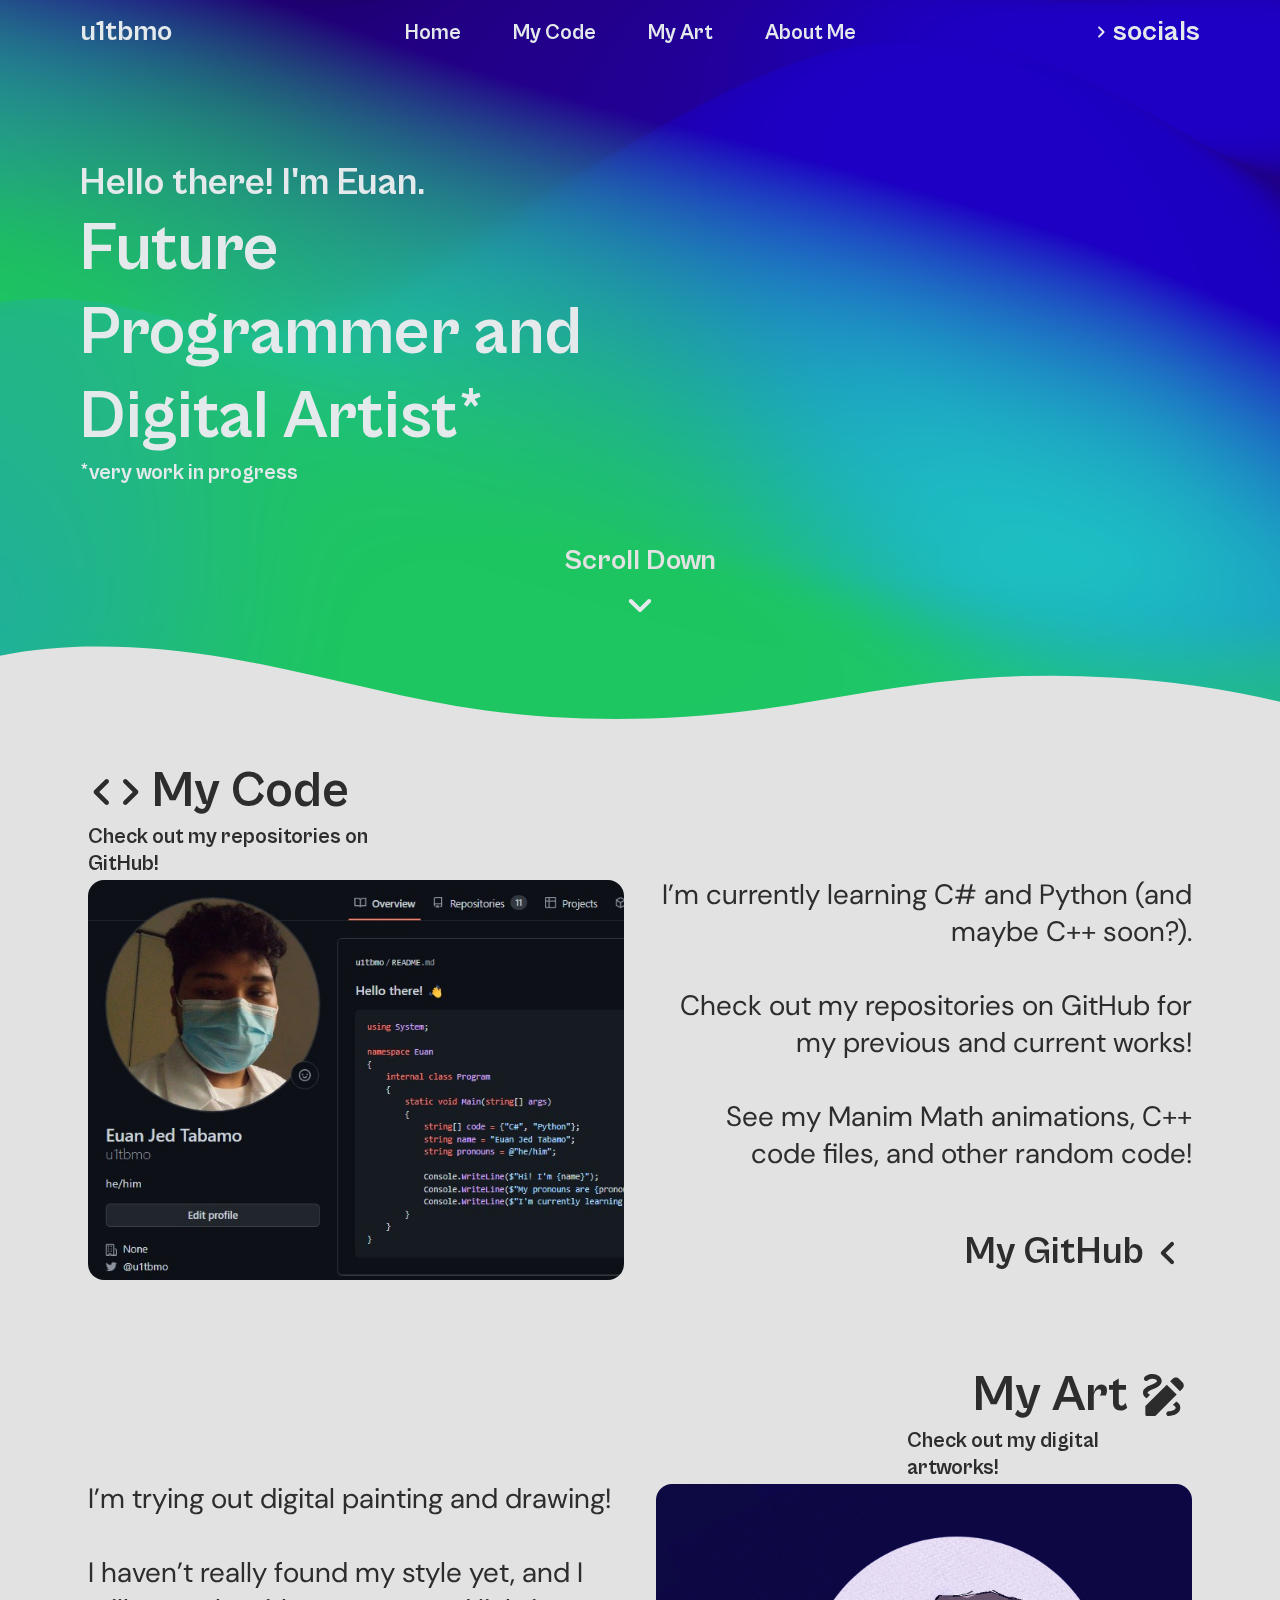
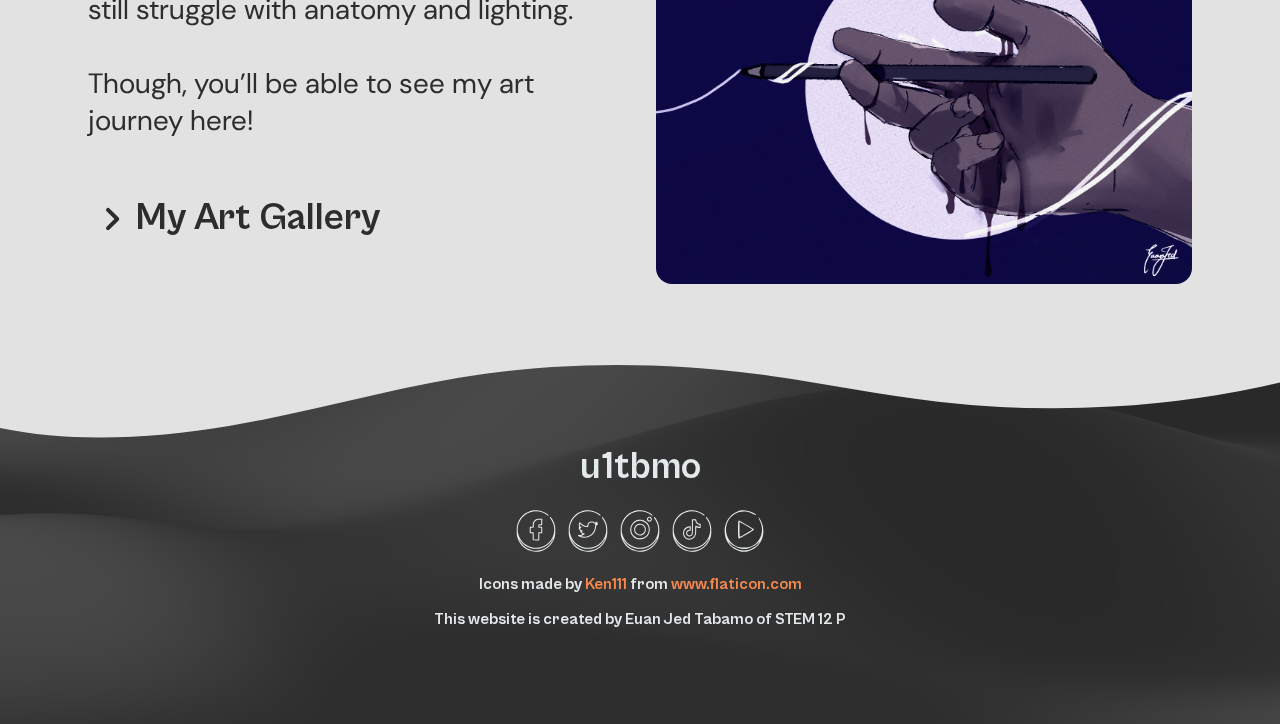
<file: index.html>
<!DOCTYPE html>
<html lang="en">

<head>
    <meta charset="UTF-8">
    <meta http-equiv="X-UA-Compatible" content="IE=edge">
    <meta name="viewport" content="width=device-width, initial-scale=1.0">
    <title>Euan's Personal Website</title>
    <link rel="stylesheet" href="css/main.css">
    <link rel="shortcut icon" href="images/favicon.ico" type="image/x-icon">
</head>

<body>
    <section id="hero-index" class="hero-index">
        <div class="wrapper">
            <div class="content">
                <div class="nav">
                    <div class="wrapper">
                        <div class="logo"><a href="index.html">
                                <h4>u1tbmo</h4>
                            </a></div>
                        <nav>
                            <ul>
                                <li>
                                    <h5><a href="index.html">Home</h5></a>
                                </li>
                                <li>
                                    <h5><a href="https://github.com/u1tbmo">My Code</h5></a>
                                </li>
                                <li>
                                    <h5><a href="myart.html">My Art</h5></a>
                                </li>
                                <li>
                                    <h5><a href="aboutme.html">About Me</h5></a>
                                </li>
                            </ul>
                        </nav>
                        <div class="nav-cta">
                            <a href="https://linktr.ee/u1tbmo" target="_blank" rel="noreferrer noopener">
                                <img src="images/svg/navigate_next_black_24dp.svg" alt="">
                                <h4>socials</h4>
                            </a>
                        </div>
                    </div>
                </div>
                <div class="hero-info">
                    <div class="hero-main">
                        <h3>Hello there! I'm Euan.</h3>
                        <h1>Future Programmer and Digital Artist*</h1>
                        <h5>*very work in progress</h5>
                    </div>
                    <div class="hero-cta">
                        <a href="#my-code">
                            <h4>Scroll Down</h4><br><img src="images/svg/keyboard_arrow_down_black_24dp.svg" alt="">
                        </a>

                    </div>
                </div>
            </div>
            <div class="background">
                <div class="canvas">
                    <canvas id="gradient-canvas-index" data-js-darken-top data-transition-in />
                </div>
                <div class="custom-shape-divider-bottom-1669143587">
                    <svg data-name="Layer 1" xmlns="http://www.w3.org/2000/svg" viewBox="0 0 1200 120"
                        preserveAspectRatio="none">
                        <path
                            d="M321.39,56.44c58-10.79,114.16-30.13,172-41.86,82.39-16.72,168.19-17.73,250.45-.39C823.78,31,906.67,72,985.66,92.83c70.05,18.48,146.53,26.09,214.34,3V0H0V27.35A600.21,600.21,0,0,0,321.39,56.44Z"
                            class="shape-fill"></path>
                    </svg>
                </div>
            </div>
        </div>
    </section>
    <section id="my-code" class="my-code">
        <div class="row">
            <div class="column">
                <div class="full-header">
                    <div class="header">
                        <img src="images/svg/code_black_24dp.svg" alt="Code Icon">
                        <h2>My Code</h2>
                    </div>
                    <h5>Check out my repositories on GitHub!</h5>
                </div>
                <div class="image">
                    <img src="images/u1-github.jpeg" alt="">
                </div>
            </div>
            <div class="column">
                <div class="info">
                    <p>
                        I’m currently learning C# and Python (and maybe C++ soon?). <br> <br>
                        Check out my repositories on GitHub for my previous and current works! <br> <br>
                        See my Manim Math animations, C++ code files, and other random code! <br>
                    </p>
                </div>
                <a class="info-cta" href="https://github.com/u1tbmo">
                    <h3>My GitHub</h3><img src="images/svg/chevron_left_black_24dp.svg" alt="">
                </a>
            </div>
        </div>
    </section>
    <section id="my-art" class="my-art">
        <div class="row">
            <div class="column">
                <div class="info">
                    <p>
                        I’m trying out digital painting and drawing! <br> <br>
                        I haven’t really found my style yet, and I still struggle with anatomy and lighting. <br> <br>
                        Though, you’ll be able to see my art journey here! <br>
                    </p>
                </div>
                <a class="info-cta" href="myart.html">
                    <img src="images/svg/navigate_next_black_24dp.svg" alt="">
                    <h3>My Art Gallery</h3>
                </a>
            </div>
            <div class="column">
                <div class="full-header">
                    <div class="header">
                        <h2>My Art</h2>
                        <img src="images/svg/draw_black_24dp.svg" alt="Draw Icon">
                    </div>
                    <h5>Check out my digital artworks!</h5>
                </div>
                <div class="image">
                    <img src="images/MIL Music Video Thumbnail Artwork.jpg" alt="">
                </div>
            </div>
        </div>
    </section>
    <section id="about-section" class="about-section">
        <div class="wrapper">
            <div class="content">
                <div class="about">
                    <h3>u1tbmo</h3>
                    <ul>
                        <li><a href="https://www.facebook.com/u1tbmo/" target="_blank" rel="noreferrer noopener"><img
                                    src="images/svg/002-facebook.svg" alt="Facebook"></a></li>
                        <li><a href="https://twitter.com/u1tbmo" target="_blank" rel="noreferrer noopener"><img
                                    src="images/svg/003-twitter.svg" alt="Twitter"></a></li>
                        <li><a href="https://www.instagram.com/u1tbmo/" target="_blank" rel="noreferrer noopener"><img
                                    src="images/svg/004-instagram.svg" alt="Instagram"></a></li>
                        <li><a href="https://www.tiktok.com/@u1tbmo" target="_blank" rel="noreferrer noopener"><img
                                    src="images/svg/001-tiktok.svg" alt="TikTok"></a></li>
                        <li><a href="https://www.youtube.com/@euan.u2" target="_blank" rel="noreferrer noopener"><img
                                    src="images/svg/005-youtube.svg" alt="YouTube"></a></li>
                    </ul>
                    <h6>
                        <div class="attribution">Icons made by <a href="https://www.flaticon.com/authors/ken111"
                                title="Ken111" target="_blank" rel="noreferrer noopener">Ken111</a> from <a
                                href="https://www.flaticon.com/" title="Flaticon" target="_blank"
                                rel="noreferrer noopener">www.flaticon.com</a></div>
                    </h6>
                    <h6>This website is created by Euan Jed Tabamo of STEM 12 P</h6>
                </div>
            </div>
            <div class="background">
                <div class="custom-shape-divider-top-1669227445">
                    <svg data-name="Layer 1" xmlns="http://www.w3.org/2000/svg" viewBox="0 0 1200 120"
                        preserveAspectRatio="none">
                        <path
                            d="M321.39,56.44c58-10.79,114.16-30.13,172-41.86,82.39-16.72,168.19-17.73,250.45-.39C823.78,31,906.67,72,985.66,92.83c70.05,18.48,146.53,26.09,214.34,3V0H0V27.35A600.21,600.21,0,0,0,321.39,56.44Z"
                            class="shape-fill"></path>
                    </svg>
                </div>
                <div class="canvas">
                    <canvas id="gradient-canvas-footer" data-transition-in />
                </div>
            </div>
        </div>
    </section>
</body>
<script type="module" src="js/main.js"></script>

</html>
</file>
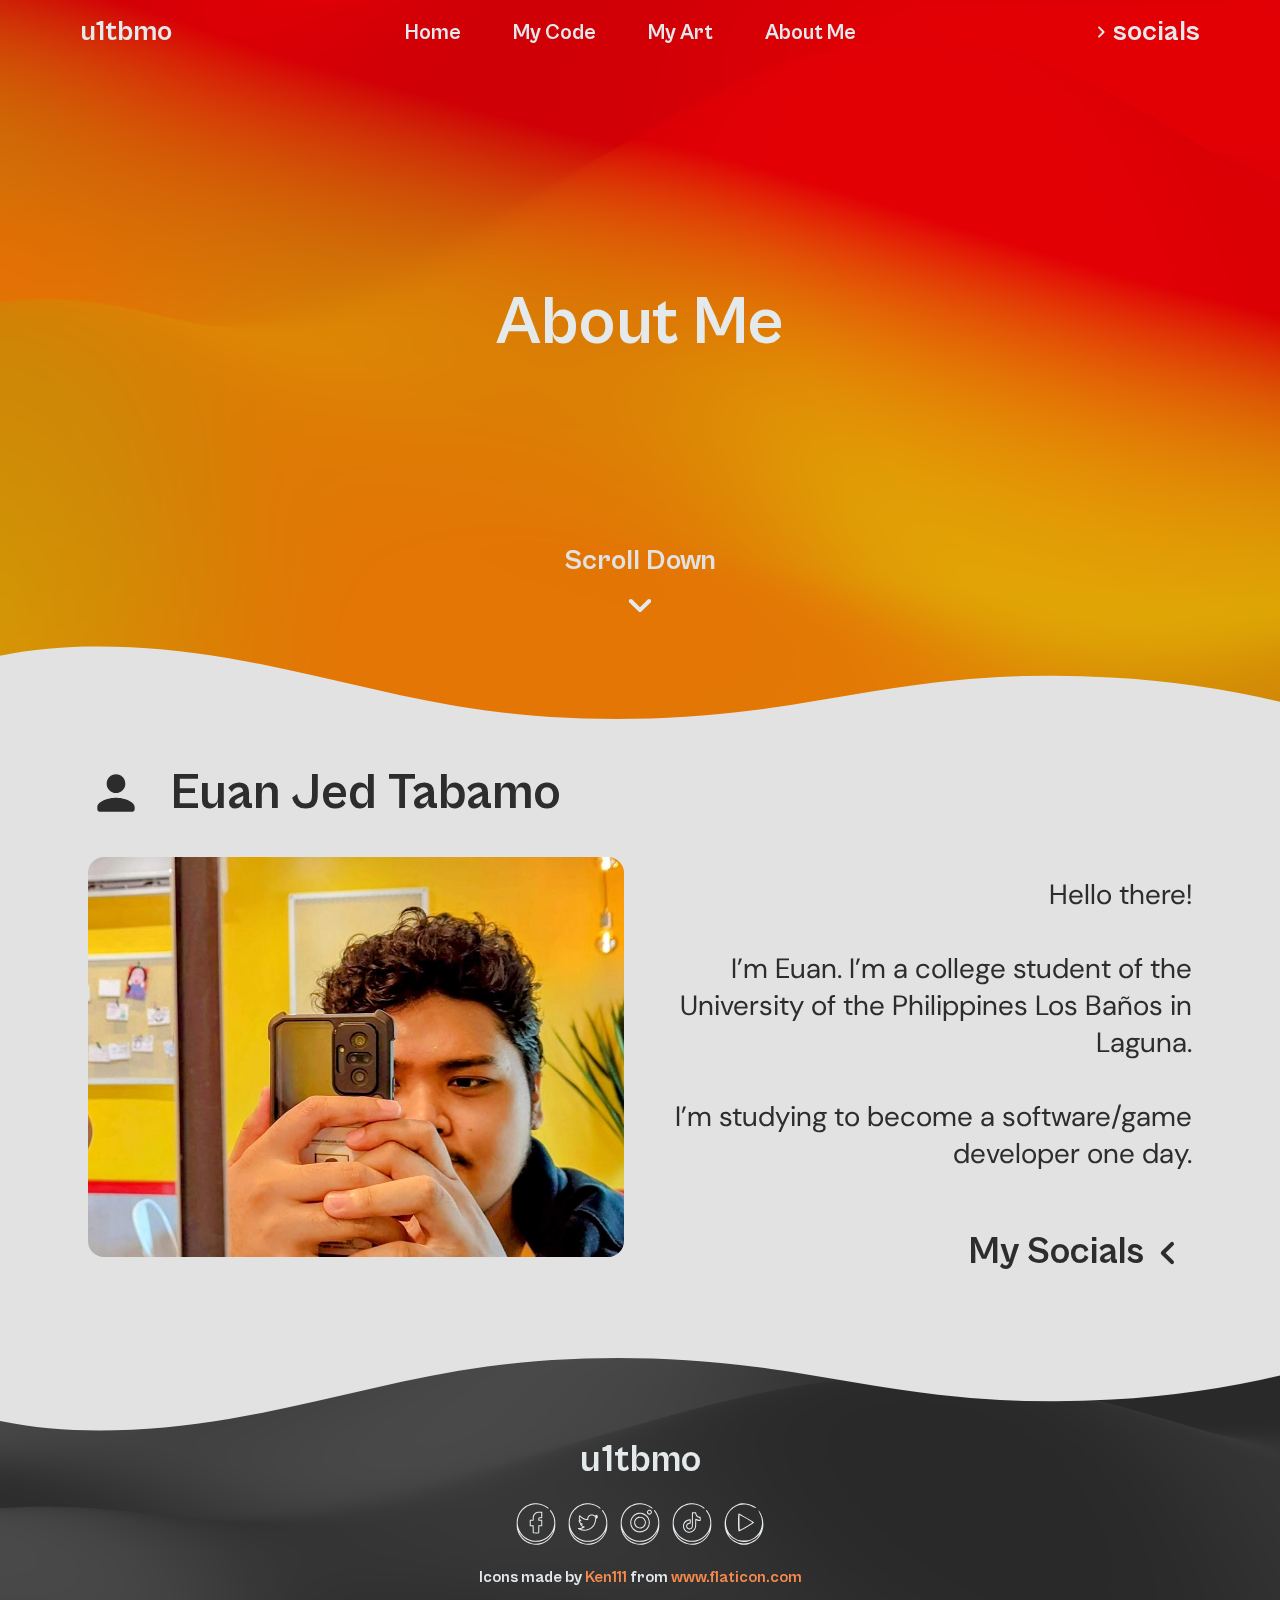
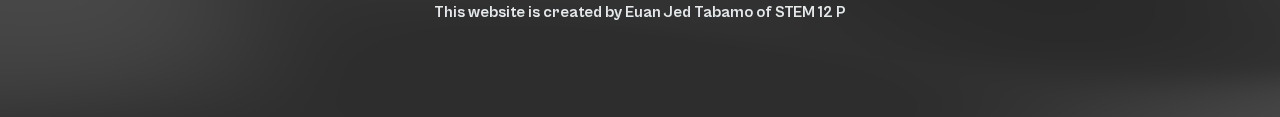
<file: aboutme.html>
<!DOCTYPE html>
<html lang="en">

<head>
    <meta charset="UTF-8">
    <meta http-equiv="X-UA-Compatible" content="IE=edge">
    <meta name="viewport" content="width=device-width, initial-scale=1.0">
    <title>About Me</title>
    <link rel="stylesheet" href="css/main.css">
    <link rel="shortcut icon" href="images/favicon.ico" type="image/x-icon">

</head>

<body>
    <section id="hero-aboutme" class="hero-aboutme">
        <div class="wrapper">
            <div class="content">
                <div class="nav">
                    <div class="wrapper">
                        <div class="logo"><a href="index.html">
                                <h4>u1tbmo</h4>
                            </a></div>
                        <nav>
                            <ul>
                                <li>
                                    <h5><a href="index.html">Home</h5></a>
                                </li>
                                <li>
                                    <h5><a href="https://github.com/u1tbmo">My Code</h5></a>
                                </li>
                                <li>
                                    <h5><a href="myart.html">My Art</h5></a>
                                </li>
                                <li>
                                    <h5><a href="aboutme.html">About Me</h5></a>
                                </li>
                            </ul>
                        </nav>
                        <div class="nav-cta">
                            <a href="https://linktr.ee/u1tbmo" target="_blank" rel="noreferrer noopener">
                                <img src="images/svg/navigate_next_black_24dp.svg" alt="">
                                <h4>socials</h4>
                            </a>
                        </div>
                    </div>
                </div>
                <div class="hero-info">
                    <div class="hero-main">
                        <h1>About Me</h1>
                    </div>
                    <div class="hero-cta">
                        <a href="#euanjed">
                            <h4>Scroll Down</h4><br><img src="images/svg/keyboard_arrow_down_black_24dp.svg" alt="">
                        </a>

                    </div>
                </div>
            </div>
            <div class="background">
                <div class="canvas"><canvas id="gradient-canvas-aboutme" data-js-darken-top data-transition-in /></div>
                <div class="custom-shape-divider-bottom-1670139550">
                    <svg data-name="Layer 1" xmlns="http://www.w3.org/2000/svg" viewBox="0 0 1200 120"
                        preserveAspectRatio="none">
                        <path
                            d="M321.39,56.44c58-10.79,114.16-30.13,172-41.86,82.39-16.72,168.19-17.73,250.45-.39C823.78,31,906.67,72,985.66,92.83c70.05,18.48,146.53,26.09,214.34,3V0H0V27.35A600.21,600.21,0,0,0,321.39,56.44Z"
                            class="shape-fill"></path>
                    </svg>
                </div>
            </div>
        </div>
    </section>
    <section id="euanjed" class="euanjed">
        <div class="row">
            <div class="column">
                <div class="full-header">
                    <div class="header">
                        <img src="images/svg/person_black_24dp.svg" alt="Person Icon">
                        <h2>Euan Jed Tabamo</h2>
                    </div>
                </div>
                <div class="image">
                    <img src="images/IMG_20230809_160048~3.jpg" alt="">
                </div>
            </div>
            <div class="column">
                <div class="info">
                    <p>
                        Hello there! <br><br>
                        I’m Euan. I’m a college student of the University of the Philippines Los Baños in Laguna.
                        <br><br>
                        I’m studying to become a software/game developer one day. <br>
                    </p>
                </div>
                <a class="info-cta" href="https://linktr.ee/u1tbmo" target="_blank" rel="noreferrer noopener">
                    <h3>My Socials</h3><img src="images/svg/chevron_left_black_24dp.svg" alt="">
                </a>
            </div>
        </div>
    </section>
    <section id="about-section" class="about-section">
        <div class="wrapper">
            <div class="content">
                <div class="about">
                    <h3>u1tbmo</h3>
                    <ul>
                        <li><a href="https://www.facebook.com/u1tbmo/" target="_blank" rel="noreferrer noopener"><img
                                    src="images/svg/002-facebook.svg" alt="Facebook"></a></li>
                        <li><a href="https://twitter.com/u1tbmo" target="_blank" rel="noreferrer noopener"><img
                                    src="images/svg/003-twitter.svg" alt="Twitter"></a></li>
                        <li><a href="https://www.instagram.com/u1tbmo/" target="_blank" rel="noreferrer noopener"><img
                                    src="images/svg/004-instagram.svg" alt="Instagram"></a></li>
                        <li><a href="https://www.tiktok.com/@u1tbmo" target="_blank" rel="noreferrer noopener"><img
                                    src="images/svg/001-tiktok.svg" alt="TikTok"></a></li>
                        <li><a href="https://www.youtube.com/@euan.u2" target="_blank" rel="noreferrer noopener"><img
                                    src="images/svg/005-youtube.svg" alt="YouTube"></a></li>
                    </ul>
                    <h6>
                        <div class="attribution">Icons made by <a href="https://www.flaticon.com/authors/ken111"
                                title="Ken111" target="_blank" rel="noreferrer noopener">Ken111</a> from <a
                                href="https://www.flaticon.com/" title="Flaticon" target="_blank"
                                rel="noreferrer noopener">www.flaticon.com</a></div>
                    </h6>
                    <h6>This website is created by Euan Jed Tabamo of STEM 12 P</h6>
                </div>
            </div>
            <div class="background">
                <div class="custom-shape-divider-top-1669227445">
                    <svg data-name="Layer 1" xmlns="http://www.w3.org/2000/svg" viewBox="0 0 1200 120"
                        preserveAspectRatio="none">
                        <path
                            d="M321.39,56.44c58-10.79,114.16-30.13,172-41.86,82.39-16.72,168.19-17.73,250.45-.39C823.78,31,906.67,72,985.66,92.83c70.05,18.48,146.53,26.09,214.34,3V0H0V27.35A600.21,600.21,0,0,0,321.39,56.44Z"
                            class="shape-fill"></path>
                    </svg>
                </div>
                <div class="canvas">
                    <canvas id="gradient-canvas-footer" data-transition-in />
                </div>
            </div>
        </div>
    </section>
</body>
<script type="module" src="js/main.js"></script>

</html>
</file>
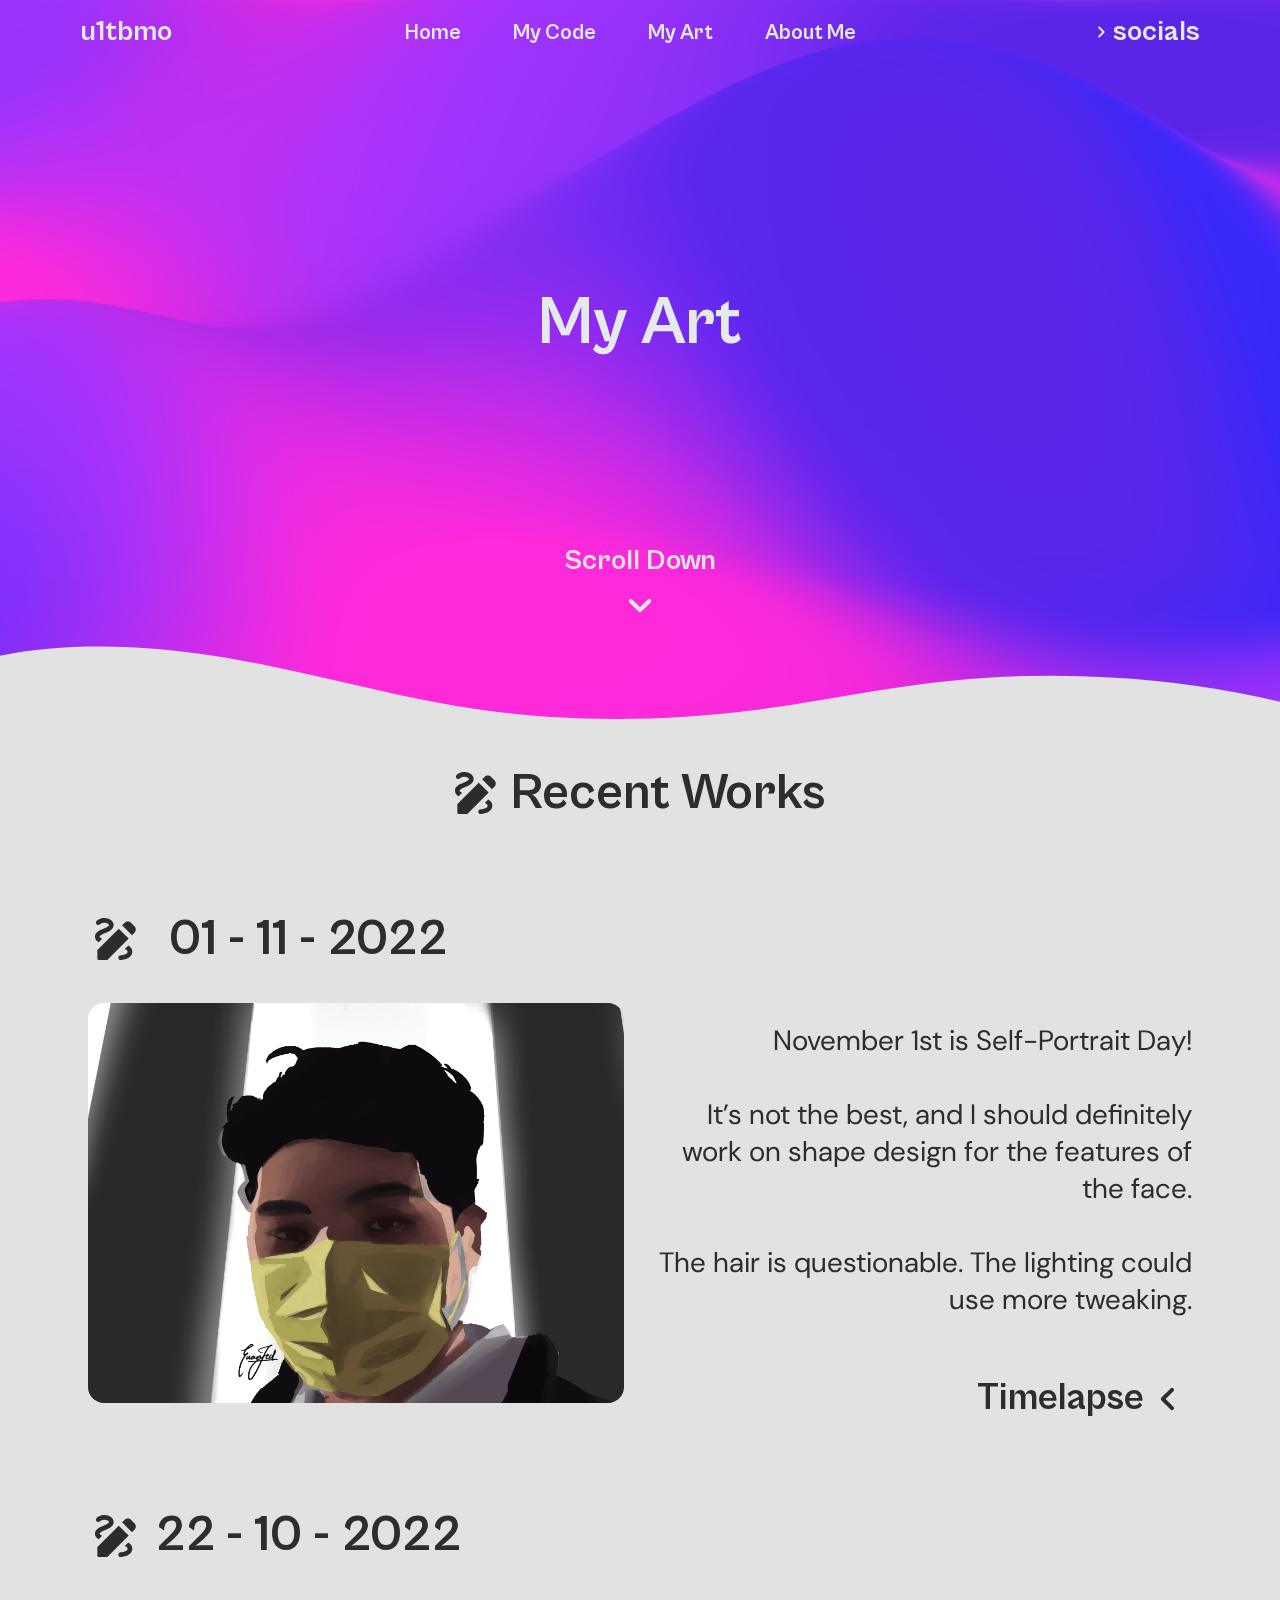
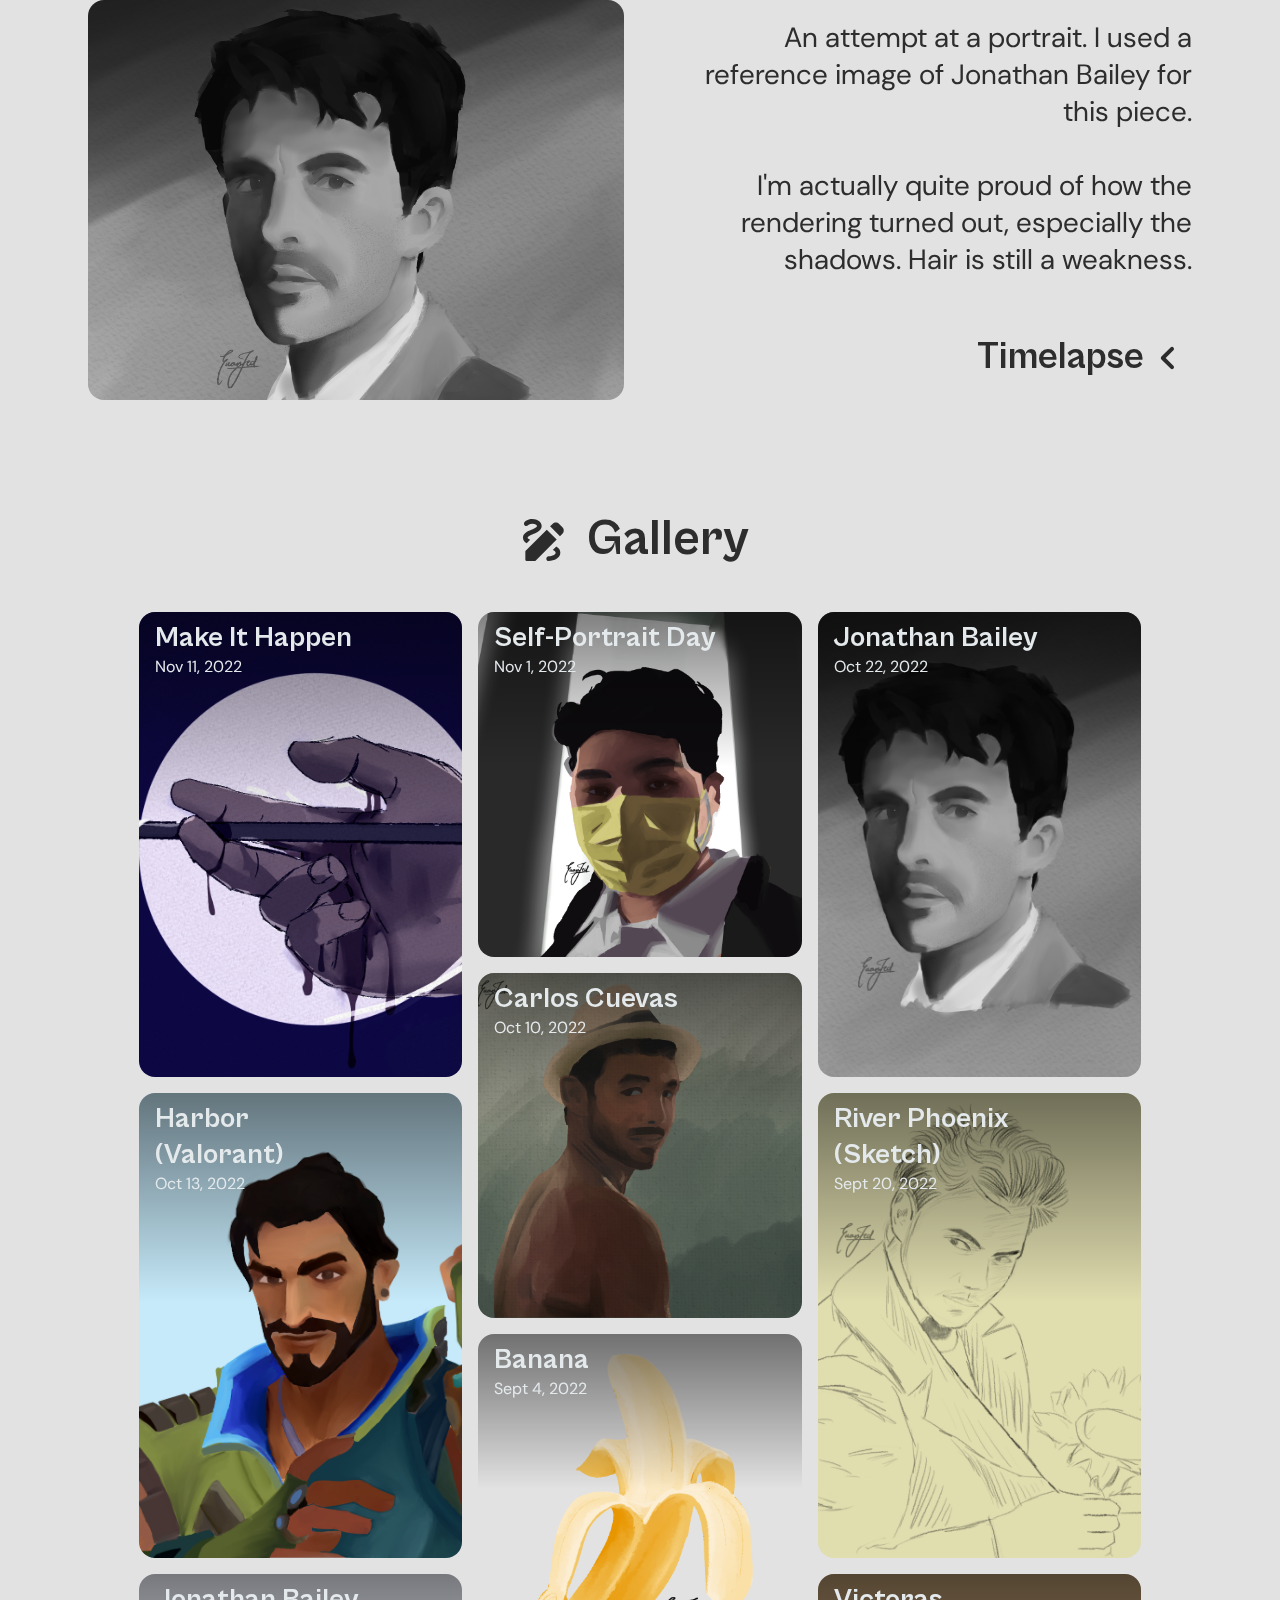
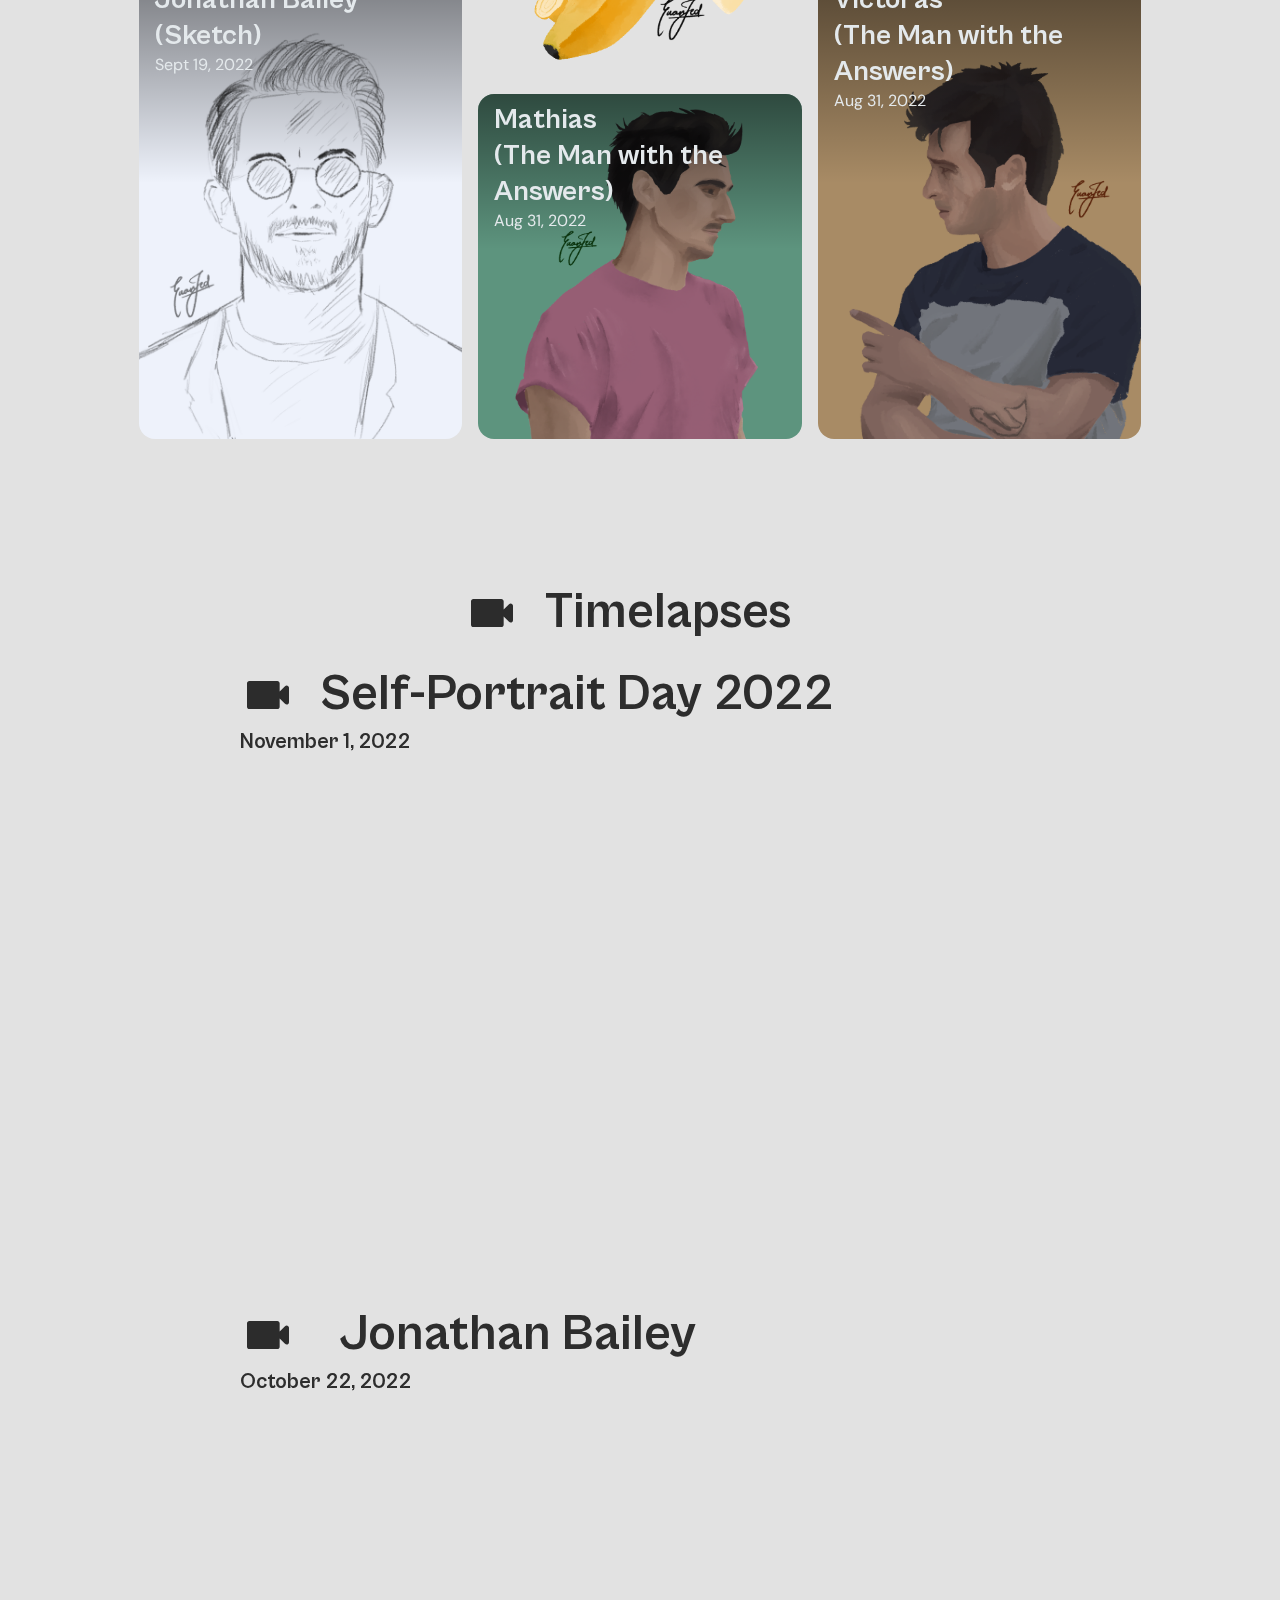
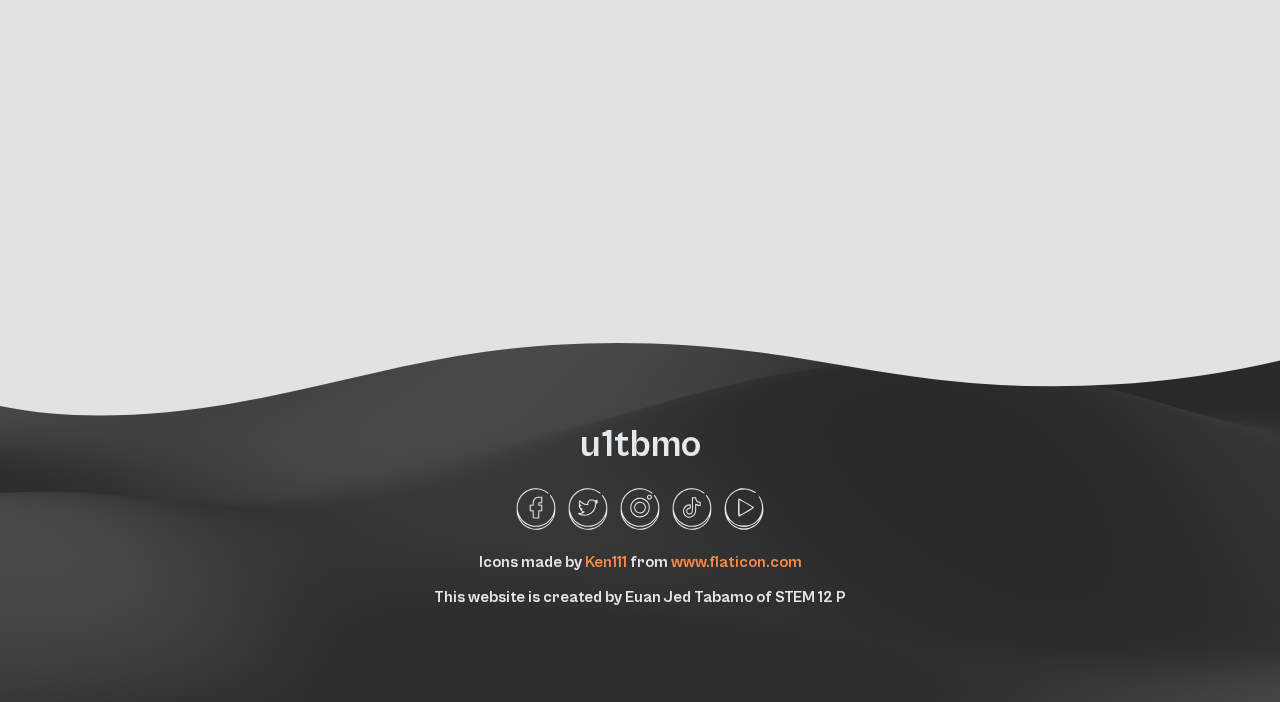
<file: myart.html>
<!DOCTYPE html>
<html lang="en">

<head>
    <meta charset="UTF-8">
    <meta http-equiv="X-UA-Compatible" content="IE=edge">
    <meta name="viewport" content="width=device-width, initial-scale=1.0">
    <title>My Art</title>
    <link rel="stylesheet" href="css/main.css">
    <link rel="shortcut icon" href="images/favicon.ico" type="image/x-icon">

</head>

<body>
    <section id="hero-myart" class="hero-myart">
        <div class="wrapper">
            <div class="content">
                <div class="nav">
                    <div class="wrapper">
                        <div class="logo"><a href="index.html">
                                <h4>u1tbmo</h4>
                            </a></div>
                        <nav>
                            <ul>
                                <li>
                                    <h5><a href="index.html">Home</h5></a>
                                </li>
                                <li>
                                    <h5><a href="https://github.com/u1tbmo">My Code</h5></a>
                                </li>
                                <li>
                                    <h5><a href="myart.html">My Art</h5></a>
                                </li>
                                <li>
                                    <h5><a href="aboutme.html">About Me</h5></a>
                                </li>
                            </ul>
                        </nav>
                        <div class="nav-cta">
                            <a href="https://linktr.ee/u1tbmo" target="_blank" rel="noreferrer noopener">
                                <img src="images/svg/navigate_next_black_24dp.svg" alt="">
                                <h4>socials</h4>
                            </a>
                        </div>
                    </div>
                </div>
                <div class="hero-info">
                    <div class="hero-main">
                        <h1>My Art</h1>
                    </div>
                    <div class="hero-cta">
                        <a href="#art1">
                            <h4>Scroll Down</h4><br><img src="images/svg/keyboard_arrow_down_black_24dp.svg" alt="">
                        </a>
                    </div>
                </div>
            </div>
            <div class="background">
                <div class="canvas">
                    <canvas id="gradient-canvas-myart" data-transition-in />
                </div>
                <div class="custom-shape-divider-bottom-1670139929">
                    <svg data-name="Layer 1" xmlns="http://www.w3.org/2000/svg" viewBox="0 0 1200 120"
                        preserveAspectRatio="none">
                        <path
                            d="M321.39,56.44c58-10.79,114.16-30.13,172-41.86,82.39-16.72,168.19-17.73,250.45-.39C823.78,31,906.67,72,985.66,92.83c70.05,18.48,146.53,26.09,214.34,3V0H0V27.35A600.21,600.21,0,0,0,321.39,56.44Z"
                            class="shape-fill"></path>
                    </svg>
                </div>
            </div>
        </div>
    </section>
    <div class="recent-wrapper">
        <div class="recent-full-header">
            <div class="header">
                <img src="images/svg/draw_black_24dp.svg" alt="Draw Icon">
                <h2>Recent Works</h2>
            </div>
        </div>
    </div>
    <section id="art1" class="art1">
        <div class="row">
            <div class="column">
                <div class="full-header">
                    <div class="header">
                        <img src="images/svg/draw_black_24dp.svg" alt="Draw Icon">
                        <h2>01 - 11 - 2022</h2>
                    </div>
                </div>
                <div class="image">
                    <img src="images/Self-Portrait Day v3.jpg" alt="">
                </div>
            </div>
            <div class="column">
                <div class="info">
                    <p>
                        November 1st is Self-Portrait Day! <br><br>
                        It’s not the best, and I should definitely work on shape design for the features of the face.
                        <br><br>
                        The hair is questionable. The lighting could use more tweaking.
                    </p>
                </div>
                <a class="info-cta" href="#vid1">
                    <h3>Timelapse</h3><img src="images/svg/chevron_left_black_24dp.svg" alt="">
                </a>
            </div>
        </div>
    </section>
    <section id="art2" class="art2">
        <div class="row">
            <div class="column">
                <div class="full-header">
                    <div class="header">
                        <img src="images/svg/draw_black_24dp.svg" alt="Draw Icon">
                        <h2>22 - 10 - 2022</h2>
                    </div>
                </div>
                <div class="image">
                    <img src="images/Jonathan Bailey - 22-10-2022.jpg" alt="">
                </div>
            </div>
            <div class="column">
                <div class="info">
                    <p>
                        An attempt at a portrait. I used a reference image of Jonathan Bailey for this piece.<br><br>
                        I'm actually quite proud of how the rendering turned out, especially the shadows. Hair is still
                        a weakness.
                    </p>
                </div>
                <a class="info-cta" href="#vid2">
                    <h3>Timelapse</h3><img src="images/svg/chevron_left_black_24dp.svg" alt="">
                </a>
            </div>
        </div>
    </section>
    <section id="gallery" class="gallery">
        <div class="wrapper">
            <div class="full-header">
                <div class="header">
                    <img src="images/svg/draw_black_24dp.svg" alt="Draw Icon">
                    <h2>Gallery</h2>
                </div>
            </div>
            <div class="artGallery">
                <div class="box tall">
                    <img src="images/MIL Music Video Thumbnail Artwork.jpg" alt="">
                    <div class="text">
                        <h4>Make It Happen</h4><span class="psmall">Nov 11, 2022</span>
                    </div>
                </div>
                <div class="box short">
                    <img src="images/Self-Portrait Day v3.jpg" alt="">
                    <div class="text">
                        <h4>Self-Portrait Day</h4><span class="psmall">Nov 1, 2022</span>
                    </div>
                </div>
                <div class="box tall">
                    <img src="images/Jonathan Bailey - 22-10-2022.jpg" alt="">
                    <div class="text">
                        <h4>Jonathan Bailey</h4><span class="psmall">Oct 22, 2022</span>
                    </div>
                </div>
                <div class="box short">
                    <img src="images/Carlos Cuevas - 10-10-2022.jpg" alt="">
                    <div class="text">
                        <h4>Carlos Cuevas</h4><span class="psmall">Oct 10, 2022</span>
                    </div>
                </div>
                <div class="box tall">
                    <img src="images/Harbor - 13-10-2022 - 2.jpg" alt="">
                    <div class="text">
                        <h4>Harbor<br>(Valorant)</h4><span class="psmall">Oct 13, 2022</span>
                    </div>
                </div>
                <div class="box tall">
                    <img src="images/RiverPhoenix-20-09-2022.png" alt="">
                    <div class="text">
                        <h4>River Phoenix<br>(Sketch)</h4><span class="psmall">Sept 20, 2022</span>
                    </div>
                </div>
                <div class="box short">
                    <img src="images/FruitTabamo-.png" alt="">
                    <div class="text">
                        <h4>Banana</h4><span class="psmall">Sept 4, 2022</span>
                    </div>
                </div>
                <div class="box tall">
                    <img src="images/JonathanBailey-19-09-2022.png" alt="">
                    <div class="text">
                        <h4>Jonathan Bailey<br>(Sketch)</h4><span class="psmall">Sept 19, 2022</span>
                    </div>
                </div>
                <div class="box tall">
                    <img src="images/Victoras.png" alt="">
                    <div class="text">
                        <h4>Victoras<br>(The Man with the Answers)</h4><span class="psmall">Aug 31, 2022</span>
                    </div>
                </div>
                <div class="box short">
                    <img src="images/Mathias.png" alt="">
                    <div class="text">
                        <h4>Mathias<br>(The Man with the Answers)</h4><span class="psmall">Aug 31, 2022</span>
                    </div>
                </div>
            </div>
        </div>
    </section>

    <section id="timelapses" class="timelapses">
        <div class="wrapper">
            <div class="full-majorheader">
                <div class="majorheader">
                    <img src="images/svg/videocam_black_24dp.svg" alt="Videocam Icon">
                    <h2>Timelapses</h2>
                </div>
            </div>
            <div id="vid1" class="selfportraitday2022">
                <div class="full-header">
                    <div class="header">
                        <img src="images/svg/videocam_black_24dp.svg" alt="Videocam Icon">
                        <h2>Self-Portrait Day 2022</h2>
                    </div>
                    <h5>November 1, 2022</h5>
                </div>
                <div class="video">
                    <iframe
                        src="https://www.youtube-nocookie.com/embed/sicfSziP6wU?modestbranding=1&rel=0&iv_load_policy=3&fs=1"
                        title="A YouTube video" frameborder="0" allowfullscreen></iframe>
                </div>
            </div>
            <div id="vid2" class="jonathanbailey">
                <div class="full-header">
                    <div class="header">
                        <img src="images/svg/videocam_black_24dp.svg" alt="Videocam Icon">
                        <h2>Jonathan Bailey</h2>
                    </div>
                    <h5>October 22, 2022</h5>
                </div>
                <div class="video">
                    <iframe
                        src="https://www.youtube-nocookie.com/embed/aGRxinE9TbY?modestbranding=1&rel=0&iv_load_policy=3&fs=1"
                        title="Jonathan Bailey - 22 - 10 - 2022" frameborder="0" allowfullscreen></iframe>
                </div>
            </div>
        </div>
    </section>

    <section id="about-section" class="about-section">
        <div class="wrapper">
            <div class="content">
                <div class="about">
                    <h3>u1tbmo</h3>
                    <ul>
                        <li><a href="https://www.facebook.com/u1tbmo/" target="_blank" rel="noreferrer noopener"><img
                                    src="images/svg/002-facebook.svg" alt="Facebook"></a></li>
                        <li><a href="https://twitter.com/u1tbmo" target="_blank" rel="noreferrer noopener"><img
                                    src="images/svg/003-twitter.svg" alt="Twitter"></a></li>
                        <li><a href="https://www.instagram.com/u1tbmo/" target="_blank" rel="noreferrer noopener"><img
                                    src="images/svg/004-instagram.svg" alt="Instagram"></a></li>
                        <li><a href="https://www.tiktok.com/@u1tbmo" target="_blank" rel="noreferrer noopener"><img
                                    src="images/svg/001-tiktok.svg" alt="TikTok"></a></li>
                        <li><a href="https://www.youtube.com/@euan.u2" target="_blank" rel="noreferrer noopener"><img
                                    src="images/svg/005-youtube.svg" alt="YouTube"></a></li>
                    </ul>
                    <h6>
                        <div class="attribution">Icons made by <a href="https://www.flaticon.com/authors/ken111"
                                title="Ken111" target="_blank" rel="noreferrer noopener">Ken111</a> from <a
                                href="https://www.flaticon.com/" title="Flaticon" target="_blank"
                                rel="noreferrer noopener">www.flaticon.com</a></div>
                    </h6>
                    <h6>This website is created by Euan Jed Tabamo of STEM 12 P</h6>
                </div>
            </div>
            <div class="background">
                <div class="custom-shape-divider-top-1669227445">
                    <svg data-name="Layer 1" xmlns="http://www.w3.org/2000/svg" viewBox="0 0 1200 120"
                        preserveAspectRatio="none">
                        <path
                            d="M321.39,56.44c58-10.79,114.16-30.13,172-41.86,82.39-16.72,168.19-17.73,250.45-.39C823.78,31,906.67,72,985.66,92.83c70.05,18.48,146.53,26.09,214.34,3V0H0V27.35A600.21,600.21,0,0,0,321.39,56.44Z"
                            class="shape-fill"></path>
                    </svg>
                </div>
                <div class="canvas">
                    <canvas id="gradient-canvas-footer" data-transition-in />
                </div>
            </div>
        </div>
    </section>
</body>
<script type="module" src="js/main.js"></script>

</html>
</file>
<file: css/main.css>
@import url("cabinet-grotesk.css");
@import url("https://fonts.googleapis.com/css2?family=DM+Sans&display=swap");
:root {
  --pure-black: rgba(0, 0, 0, 1);
  --gray1: #4C5B6E;
  --gray2: #A5B7BF;
  --teal1: #417685;
  --teal2: #417D8C;
  --white1: #E4E9EC;
  --white2: #E2E2E2;
  --accent1: #855041;
  --accent2: #F78A4D;
  --smokyblack: #2d2d2d;
  --font-family-body: "DM Sans", sans-serif;
  --font-family-header: "CabinetGrotesk-Bold", sans-serif;
  --font-size-h1: 4.21rem;
  --font-size-h2: 3.16rem;
  --font-size-h3: 2.37rem;
  --font-size-h4: 1.78rem;
  --font-size-h5: 1.33rem;
  --font-size-h6: 1.00rem;
  --font-size-p: 1.75rem;
  --font-size-p-small: 1.00rem;
}

h1,
h2,
h3,
h4,
h5,
h6 {
  font-family: var(--font-family-header);
  margin: auto;
  letter-spacing: 0;
  font-style: normal;
  color: var(--white1);
}

h1 {
  font-size: var(--font-size-h1);
}

h2 {
  font-size: var(--font-size-h2);
}

h3 {
  font-size: var(--font-size-h3);
}

h4 {
  font-size: var(--font-size-h4);
}

h5 {
  font-size: var(--font-size-h5);
}

h6 {
  font-size: var(--font-size-h6);
}

p {
  font-size: var(--font-size-p);
  font-family: var(--font-family-body);
  color: var(--white1);
}

span.psmall {
  font-size: var(--font-size-p-small);
  font-family: var(--font-family-body);
  color: var(--white1);
}

html {
  scroll-behavior: smooth;
}

body {
  background-color: var(--white2);
  min-height: 100%;
  padding: 0;
}

a {
  text-decoration: none;
}

* {
  box-sizing: border-box;
  margin: 0;
  padding: 0;
}

#gradient-canvas-index {
  width: 100%;
  height: 45em;
  --gradient-color-1: #23b684;
  --gradient-color-2: #1b9ec2;
  --gradient-color-3: #1dc660;
  --gradient-color-4: #1dccc3;
}

#gradient-canvas-footer {
  width: 100%;
  height: 22.5em;
  --gradient-color-1: #4d4d4d;
  --gradient-color-2: #363636;
  --gradient-color-3: #2d2d2d;
  --gradient-color-4: #292929;
}

.logo {
  cursor: pointer;
}

section.my-code h1,
section.my-code h2,
section.my-code h3,
section.my-code h4,
section.my-code h5,
section.my-code h6,
section.my-code p,
section.my-code span.psmall,
section.my-art h1,
section.my-art h2,
section.my-art h3,
section.my-art h4,
section.my-art h5,
section.my-art h6,
section.my-art p,
section.my-art span.psmall,
section.euanjed h1,
section.euanjed h2,
section.euanjed h3,
section.euanjed h4,
section.euanjed h5,
section.euanjed h6,
section.euanjed p,
section.euanjed span.psmall,
section.art1 h1,
section.art1 h2,
section.art1 h3,
section.art1 h4,
section.art1 h5,
section.art1 h6,
section.art1 p,
section.art1 span.psmall,
section.art2 h1,
section.art2 h2,
section.art2 h3,
section.art2 h4,
section.art2 h5,
section.art2 h6,
section.art2 p,
section.art2 span.psmall,
section.gallery h1,
section.gallery h2,
section.gallery h3,
section.gallery h4,
section.gallery h5,
section.gallery h6,
section.gallery p,
section.gallery span.psmall,
section.timelapses h1,
section.timelapses h2,
section.timelapses h3,
section.timelapses h4,
section.timelapses h5,
section.timelapses h6,
section.timelapses p,
section.timelapses span.psmall,
.recent-full-header h1,
.recent-full-header h2,
.recent-full-header h3,
.recent-full-header h4,
.recent-full-header h5,
.recent-full-header h6,
.recent-full-header p,
.recent-full-header span.psmall {
  color: var(--smokyblack);
}

.custom-shape-divider-bottom-1669143587 {
  position: absolute;
  bottom: 0;
  left: 0;
  width: 100%;
  overflow: hidden;
  line-height: 0;
  transform: rotate(180deg);
}

.custom-shape-divider-bottom-1669143587 svg {
  position: relative;
  display: block;
  width: calc(100% + 1.3px);
  height: 80px;
}

.custom-shape-divider-bottom-1669143587 .shape-fill {
  fill: var(--white2);
}

.custom-shape-divider-top-1669227445 {
  position: absolute;
  top: 0;
  left: 0;
  width: 100%;
  overflow: hidden;
  line-height: 0;
}

.custom-shape-divider-top-1669227445 svg {
  position: relative;
  display: block;
  width: calc(100% + 1.3px);
  height: 80px;
  transform: rotateY(180deg);
}

.custom-shape-divider-top-1669227445 .shape-fill {
  fill: var(--white2);
}

section.hero-index .wrapper {
  position: relative;
  width: 100%;
  height: 45em;
}
section.hero-index .wrapper .content {
  position: relative;
  z-index: 100;
}
section.hero-index .wrapper .content .nav .wrapper {
  width: 100%;
  height: 4em;
  display: flex;
  justify-content: space-between;
  align-items: center;
  padding: 0.75em 5em;
}
section.hero-index .wrapper .content .nav .wrapper h4 a,
section.hero-index .wrapper .content .nav .wrapper h5 a {
  color: var(--white1);
}
section.hero-index .wrapper .content .nav .wrapper nav li {
  list-style-type: none;
  display: inline-block;
  padding: 0 1.5em;
}
section.hero-index .wrapper .content .nav .wrapper nav li a {
  transition: all 0.3s ease 0s;
}
section.hero-index .wrapper .content .nav .wrapper nav li a:hover {
  transition: all 0.3s ease 0s;
  color: var(--accent2);
}
section.hero-index .wrapper .content .nav .wrapper .nav-cta img {
  width: 1.5rem;
  filter: invert(89%) sepia(5%) saturate(637%) hue-rotate(189deg) brightness(110%) contrast(85%);
}
section.hero-index .wrapper .content .nav .wrapper .nav-cta a {
  transition: all 0.3s ease 0s;
  display: flex;
  align-items: center;
}
section.hero-index .wrapper .content .nav .wrapper .nav-cta a:hover {
  transition: all 0.3s ease 0s;
  display: flex;
  align-items: center;
}
section.hero-index .wrapper .content .nav .wrapper .nav-cta a:hover img {
  transition: all 0.3s ease 0s;
  width: 1.5rem;
  filter: invert(78%) sepia(38%) saturate(5407%) hue-rotate(328deg) brightness(103%) contrast(94%);
}
section.hero-index .wrapper .content .nav .wrapper .nav-cta a:hover h4 {
  transition: all 0.3s ease 0s;
  color: var(--accent2);
}
section.hero-index .wrapper .content .nav .wrapper .logo a {
  transition: all 0.3s ease 0s;
}
section.hero-index .wrapper .content .nav .wrapper .logo a:hover {
  transition: all 0.3s ease 0s;
}
section.hero-index .wrapper .content .nav .wrapper .logo a:hover h4 {
  transition: all 0.3s ease 0s;
  color: var(--accent2);
}
section.hero-index .wrapper .content .hero-info {
  width: 100%;
  height: 41em;
  top: 4em;
  padding: 6em 5em;
}
section.hero-index .wrapper .content .hero-info .hero-main {
  position: relative;
  height: 20.3125em;
  width: 35em;
  text-align: left;
  padding-bottom: 4.8125;
}
section.hero-index .wrapper .content .hero-info .hero-cta {
  transition: all 0.3s ease 0s;
  position: absolute;
  width: 9.75em;
  height: 5.3125em;
  text-align: center;
  left: 0;
  right: 0;
  bottom: 5em;
  margin-left: auto;
  margin-right: auto;
  line-height: 0.8em;
}
section.hero-index .wrapper .content .hero-info .hero-cta a h4 {
  transition: all 0.3s ease 0s;
  color: var(--white2);
}
section.hero-index .wrapper .content .hero-info .hero-cta a img {
  transition: all 0.3s ease 0s;
  height: 3em;
  width: 3em;
  filter: invert(89%) sepia(5%) saturate(637%) hue-rotate(189deg) brightness(110%) contrast(85%);
}
section.hero-index .wrapper .content .hero-info .hero-cta:hover {
  transition: all 0.3s ease 0s;
  position: absolute;
  width: 9.75em;
  height: 5.3125em;
  text-align: center;
  left: 0;
  right: 0;
  bottom: 5em;
  margin-left: auto;
  margin-right: auto;
}
section.hero-index .wrapper .content .hero-info .hero-cta:hover a h4 {
  transition: all 0.3s ease 0s;
  color: var(--accent2);
}
section.hero-index .wrapper .content .hero-info .hero-cta:hover a img {
  transition: all 0.3s ease 0s;
  filter: invert(78%) sepia(38%) saturate(5407%) hue-rotate(328deg) brightness(103%) contrast(94%);
}
section.hero-index .wrapper .background {
  position: absolute;
  top: 0;
  left: 0;
  height: 45em;
  width: 100%;
  z-index: -100;
}

section about p {
  font-size: var(--font-size-p-smallsmall);
  font-family: var(--font-family-body);
  color: var(--white1);
}

section.my-code {
  margin: 2.5em 5em 5em 5em;
  display: flex;
  flex-direction: column;
  align-items: center;
  justify-content: center;
}
section.my-code .row {
  display: flex;
}
section.my-code .column {
  flex: 50%;
  margin: 0 1em;
}
section.my-code .full-header {
  width: 21.94em;
  height: 5.56em;
  margin: 0;
}
section.my-code .full-header .header {
  width: 16.75em;
  height: 3.94em;
  display: flex;
  align-items: center;
  justify-content: space-between;
}
section.my-code .full-header .header h2 {
  text-align: left;
}
section.my-code .full-header .header img {
  vertical-align: middle;
  width: 3.5rem;
  filter: invert(12%) sepia(18%) saturate(0%) hue-rotate(89deg) brightness(98%) contrast(87%);
}
section.my-code .info {
  display: block;
  margin-left: auto;
  padding-top: 7.25em;
  padding-bottom: 3.53125em;
  width: 33.5em;
}
section.my-code .info p {
  text-align: right;
}
section.my-code .info-cta {
  display: flex;
  align-content: center;
  justify-content: flex-end;
  margin: auto;
}
section.my-code .info-cta h3 {
  margin: 0;
}
section.my-code .info-cta img {
  vertical-align: middle;
  width: 3rem;
  filter: invert(12%) sepia(18%) saturate(0%) hue-rotate(89deg) brightness(98%) contrast(87%);
}
section.my-code .image {
  padding-top: 1.9375em;
}
section.my-code .image img {
  width: 33.5em;
  height: 25em;
  -o-object-fit: cover;
     object-fit: cover;
  -o-object-position: 0%;
     object-position: 0%;
  border-radius: 1em;
}

section.my-art {
  margin: 2.5em 5em 5em 5em;
  display: flex;
  flex-direction: column;
  align-items: center;
  justify-content: center;
}
section.my-art .row {
  display: flex;
}
section.my-art .column {
  flex: 50%;
  margin: 0 1em;
}
section.my-art .full-header {
  float: right;
  width: 17.81em;
  height: 5.56em;
  margin: 0;
}
section.my-art .full-header .header {
  float: right;
  width: 14.19em;
  height: 3.94em;
  display: flex;
  align-items: center;
  justify-content: space-between;
}
section.my-art .full-header .header h2 {
  text-align: right;
  vertical-align: middle;
}
section.my-art .full-header .header img {
  width: 3.5rem;
  filter: invert(12%) sepia(18%) saturate(0%) hue-rotate(89deg) brightness(98%) contrast(87%);
}
section.my-art .info {
  padding-top: 7.25em;
  padding-bottom: 3.53125em;
  width: 33.5em;
}
section.my-art .info p {
  text-align: left;
}
section.my-art .info-cta {
  display: flex;
  align-content: center;
  justify-content: flex-start;
  margin: auto;
}
section.my-art .info-cta h3 {
  margin: 0;
}
section.my-art .info-cta img {
  vertical-align: middle;
  width: 3rem;
  filter: invert(12%) sepia(18%) saturate(0%) hue-rotate(89deg) brightness(98%) contrast(87%);
}
section.my-art .image {
  clear: right;
  padding-top: 1.9375em;
}
section.my-art .image img {
  display: block;
  margin-left: auto;
  width: 33.5em;
  height: 25em;
  -o-object-fit: cover;
     object-fit: cover;
  -o-object-position: 100%;
     object-position: 100%;
  border-radius: 1em;
}

section.about-section {
  overflow: hidden;
  margin: 0;
}
section.about-section .wrapper {
  position: relative;
  width: 100%;
  height: 22.5em;
}
section.about-section .wrapper .content {
  padding-top: 5em;
  position: relative;
  z-index: 100;
}
section.about-section .wrapper .content .about {
  display: flex;
  flex-direction: column;
  align-items: center;
  gap: 1em;
}
section.about-section .wrapper .content .about h6 .attribution a {
  color: var(--accent2);
}
section.about-section .wrapper .content .about ul li {
  list-style-type: none;
  display: inline-block;
}
section.about-section .wrapper .content .about ul li img {
  width: 3rem;
  filter: invert(98%) sepia(2%) saturate(416%) hue-rotate(168deg) brightness(96%) contrast(93%);
}
section.about-section .wrapper .background {
  position: absolute;
  bottom: 0;
  left: 0;
  height: 22.5em;
  width: 100%;
  z-index: -100;
}
section.about-section .wrapper .background .canvas {
  height: 100%;
}

#gradient-canvas-aboutme {
  width: 100%;
  height: 45em;
  --gradient-color-1: #cc8506;
  --gradient-color-2: #d9b604;
  --gradient-color-3: #e37605;
  --gradient-color-4: #e3a805;
}

.custom-shape-divider-bottom-1670139550 {
  position: absolute;
  bottom: 0;
  left: 0;
  width: 100%;
  overflow: hidden;
  line-height: 0;
  transform: rotate(180deg);
}

.custom-shape-divider-bottom-1670139550 svg {
  position: relative;
  display: block;
  width: calc(100% + 1.3px);
  height: 80px;
}

.custom-shape-divider-bottom-1670139550 .shape-fill {
  fill: var(--white2);
}

section.hero-aboutme .wrapper {
  position: relative;
  width: 100%;
  height: 45em;
}
section.hero-aboutme .wrapper .content {
  position: relative;
  z-index: 100;
}
section.hero-aboutme .wrapper .content .nav .wrapper {
  width: 100%;
  height: 4em;
  display: flex;
  justify-content: space-between;
  align-items: center;
  padding: 0.75em 5em;
}
section.hero-aboutme .wrapper .content .nav .wrapper h4 a,
section.hero-aboutme .wrapper .content .nav .wrapper h5 a {
  color: var(--white1);
}
section.hero-aboutme .wrapper .content .nav .wrapper nav li {
  list-style-type: none;
  display: inline-block;
  padding: 0 1.5em;
}
section.hero-aboutme .wrapper .content .nav .wrapper nav li a {
  transition: all 0.3s ease 0s;
}
section.hero-aboutme .wrapper .content .nav .wrapper nav li a:hover {
  transition: all 0.3s ease 0s;
  color: var(--accent2);
}
section.hero-aboutme .wrapper .content .nav .wrapper .nav-cta img {
  width: 1.5rem;
  filter: invert(89%) sepia(5%) saturate(637%) hue-rotate(189deg) brightness(110%) contrast(85%);
}
section.hero-aboutme .wrapper .content .nav .wrapper .nav-cta a {
  transition: all 0.3s ease 0s;
  display: flex;
  align-items: center;
}
section.hero-aboutme .wrapper .content .nav .wrapper .nav-cta a:hover {
  transition: all 0.3s ease 0s;
  display: flex;
  align-items: center;
}
section.hero-aboutme .wrapper .content .nav .wrapper .nav-cta a:hover img {
  transition: all 0.3s ease 0s;
  width: 1.5rem;
  filter: invert(78%) sepia(38%) saturate(5407%) hue-rotate(328deg) brightness(103%) contrast(94%);
}
section.hero-aboutme .wrapper .content .nav .wrapper .nav-cta a:hover h4 {
  transition: all 0.3s ease 0s;
  color: var(--accent2);
}
section.hero-aboutme .wrapper .content .nav .wrapper .logo a {
  transition: all 0.3s ease 0s;
}
section.hero-aboutme .wrapper .content .nav .wrapper .logo a:hover {
  transition: all 0.3s ease 0s;
}
section.hero-aboutme .wrapper .content .nav .wrapper .logo a:hover h4 {
  transition: all 0.3s ease 0s;
  color: var(--accent2);
}
section.hero-aboutme .wrapper .content .hero-info {
  width: 100%;
  height: 41em;
  top: 4em;
  padding: 6em 5em;
}
section.hero-aboutme .wrapper .content .hero-info .hero-main {
  display: flex;
  justify-content: center;
  align-items: center;
  position: relative;
  margin: auto;
  height: 20.3125em;
  width: 35em;
  text-align: center;
  padding-bottom: 4.8125;
}
section.hero-aboutme .wrapper .content .hero-info .hero-cta {
  transition: all 0.3s ease 0s;
  position: absolute;
  width: 9.75em;
  height: 5.3125em;
  text-align: center;
  left: 0;
  right: 0;
  bottom: 5em;
  margin-left: auto;
  margin-right: auto;
  line-height: 0.8em;
}
section.hero-aboutme .wrapper .content .hero-info .hero-cta a h4 {
  transition: all 0.3s ease 0s;
  color: var(--white2);
}
section.hero-aboutme .wrapper .content .hero-info .hero-cta a img {
  transition: all 0.3s ease 0s;
  height: 3em;
  width: 3em;
  filter: invert(89%) sepia(5%) saturate(637%) hue-rotate(189deg) brightness(110%) contrast(85%);
}
section.hero-aboutme .wrapper .content .hero-info .hero-cta:hover {
  transition: all 0.3s ease 0s;
  position: absolute;
  width: 9.75em;
  height: 5.3125em;
  text-align: center;
  left: 0;
  right: 0;
  bottom: 5em;
  margin-left: auto;
  margin-right: auto;
}
section.hero-aboutme .wrapper .content .hero-info .hero-cta:hover a h4 {
  transition: all 0.3s ease 0s;
  color: var(--accent2);
}
section.hero-aboutme .wrapper .content .hero-info .hero-cta:hover a img {
  transition: all 0.3s ease 0s;
  filter: invert(78%) sepia(38%) saturate(5407%) hue-rotate(328deg) brightness(103%) contrast(94%);
}
section.hero-aboutme .wrapper .background {
  position: absolute;
  top: 0;
  left: 0;
  height: 45em;
  width: 100%;
  z-index: -100;
}

section.euanjed {
  margin: 2.5em 5em 5em 5em;
  display: flex;
  flex-direction: column;
  align-items: center;
  justify-content: center;
}
section.euanjed .row {
  display: flex;
}
section.euanjed .column {
  flex: 50%;
  margin: 0 1em;
}
section.euanjed .full-header {
  width: 31.31em;
  height: 4.13em;
  margin: 0;
}
section.euanjed .full-header .header {
  width: 31.31em;
  height: 4.13em;
  display: flex;
  align-items: center;
  justify-content: space-between;
}
section.euanjed .full-header .header h2 {
  text-align: left;
}
section.euanjed .full-header .header img {
  vertical-align: middle;
  width: 3.5rem;
  filter: invert(12%) sepia(18%) saturate(0%) hue-rotate(89deg) brightness(98%) contrast(87%);
}
section.euanjed .info {
  display: block;
  margin-left: auto;
  padding-top: 7.25em;
  padding-bottom: 3.53125em;
  width: 33.5em;
}
section.euanjed .info p {
  text-align: right;
}
section.euanjed .info-cta {
  display: flex;
  align-content: center;
  justify-content: flex-end;
  margin: auto;
}
section.euanjed .info-cta h3 {
  margin: 0;
}
section.euanjed .info-cta img {
  vertical-align: middle;
  width: 3rem;
  filter: invert(12%) sepia(18%) saturate(0%) hue-rotate(89deg) brightness(98%) contrast(87%);
}
section.euanjed .image {
  padding-top: 1.9375em;
}
section.euanjed .image img {
  width: 33.5em;
  height: 25em;
  -o-object-fit: cover;
     object-fit: cover;
  -o-object-position: 0%;
     object-position: 0%;
  border-radius: 1em;
}

#gradient-canvas-myart {
  width: 100%;
  height: 45em;
  --gradient-color-1: #a435ff;
  --gradient-color-2: #2a29ff;
  --gradient-color-3: #ff29da;
  --gradient-color-4: #5b25e8;
}

.custom-shape-divider-bottom-1670139929 {
  position: absolute;
  bottom: 0;
  left: 0;
  width: 100%;
  overflow: hidden;
  line-height: 0;
  transform: rotate(180deg);
}

.custom-shape-divider-bottom-1670139929 svg {
  position: relative;
  display: block;
  width: calc(100% + 1.3px);
  height: 80px;
}

.custom-shape-divider-bottom-1670139929 .shape-fill {
  fill: var(--white2);
}

section.hero-myart .wrapper {
  position: relative;
  width: 100%;
  height: 45em;
}
section.hero-myart .wrapper .content {
  position: relative;
  z-index: 100;
}
section.hero-myart .wrapper .content .nav .wrapper {
  width: 100%;
  height: 4em;
  display: flex;
  justify-content: space-between;
  align-items: center;
  padding: 0.75em 5em;
}
section.hero-myart .wrapper .content .nav .wrapper h4 a,
section.hero-myart .wrapper .content .nav .wrapper h5 a {
  color: var(--white1);
}
section.hero-myart .wrapper .content .nav .wrapper nav li {
  list-style-type: none;
  display: inline-block;
  padding: 0 1.5em;
}
section.hero-myart .wrapper .content .nav .wrapper nav li a {
  transition: all 0.3s ease 0s;
}
section.hero-myart .wrapper .content .nav .wrapper nav li a:hover {
  transition: all 0.3s ease 0s;
  color: var(--accent2);
}
section.hero-myart .wrapper .content .nav .wrapper .nav-cta img {
  width: 1.5rem;
  filter: invert(89%) sepia(5%) saturate(637%) hue-rotate(189deg) brightness(110%) contrast(85%);
}
section.hero-myart .wrapper .content .nav .wrapper .nav-cta a {
  transition: all 0.3s ease 0s;
  display: flex;
  align-items: center;
}
section.hero-myart .wrapper .content .nav .wrapper .nav-cta a:hover {
  transition: all 0.3s ease 0s;
  display: flex;
  align-items: center;
}
section.hero-myart .wrapper .content .nav .wrapper .nav-cta a:hover img {
  transition: all 0.3s ease 0s;
  width: 1.5rem;
  filter: invert(78%) sepia(38%) saturate(5407%) hue-rotate(328deg) brightness(103%) contrast(94%);
}
section.hero-myart .wrapper .content .nav .wrapper .nav-cta a:hover h4 {
  transition: all 0.3s ease 0s;
  color: var(--accent2);
}
section.hero-myart .wrapper .content .nav .wrapper .logo a {
  transition: all 0.3s ease 0s;
}
section.hero-myart .wrapper .content .nav .wrapper .logo a:hover {
  transition: all 0.3s ease 0s;
}
section.hero-myart .wrapper .content .nav .wrapper .logo a:hover h4 {
  transition: all 0.3s ease 0s;
  color: var(--accent2);
}
section.hero-myart .wrapper .content .hero-info {
  width: 100%;
  height: 41em;
  top: 4em;
  padding: 6em 5em;
}
section.hero-myart .wrapper .content .hero-info .hero-main {
  display: flex;
  justify-content: center;
  align-items: center;
  position: relative;
  margin: auto;
  height: 20.3125em;
  width: 35em;
  text-align: center;
  padding-bottom: 4.8125;
}
section.hero-myart .wrapper .content .hero-info .hero-cta {
  transition: all 0.3s ease 0s;
  position: absolute;
  width: 9.75em;
  height: 5.3125em;
  text-align: center;
  left: 0;
  right: 0;
  bottom: 5em;
  margin-left: auto;
  margin-right: auto;
  line-height: 0.8em;
}
section.hero-myart .wrapper .content .hero-info .hero-cta a h4 {
  transition: all 0.3s ease 0s;
  color: var(--white2);
}
section.hero-myart .wrapper .content .hero-info .hero-cta a img {
  transition: all 0.3s ease 0s;
  height: 3em;
  width: 3em;
  filter: invert(89%) sepia(5%) saturate(637%) hue-rotate(189deg) brightness(110%) contrast(85%);
}
section.hero-myart .wrapper .content .hero-info .hero-cta:hover {
  transition: all 0.3s ease 0s;
  position: absolute;
  width: 9.75em;
  height: 5.3125em;
  text-align: center;
  left: 0;
  right: 0;
  bottom: 5em;
  margin-left: auto;
  margin-right: auto;
}
section.hero-myart .wrapper .content .hero-info .hero-cta:hover a h4 {
  transition: all 0.3s ease 0s;
  color: var(--accent2);
}
section.hero-myart .wrapper .content .hero-info .hero-cta:hover a img {
  transition: all 0.3s ease 0s;
  filter: invert(78%) sepia(38%) saturate(5407%) hue-rotate(328deg) brightness(103%) contrast(94%);
}
section.hero-myart .wrapper .background {
  position: absolute;
  top: 0;
  left: 0;
  height: 45em;
  width: 100%;
  z-index: -100;
}

.recent-wrapper {
  display: flex;
  margin: 2.5em 5em 5em 5em;
  align-items: center;
  justify-content: center;
}
.recent-wrapper .recent-full-header {
  width: 24em;
  height: 4.13em;
  margin: 0;
}
.recent-wrapper .recent-full-header .header {
  width: 24em;
  height: 4.13em;
  display: flex;
  align-items: center;
  justify-content: space-between;
}
.recent-wrapper .recent-full-header .header h2 {
  text-align: left;
}
.recent-wrapper .recent-full-header .header img {
  vertical-align: middle;
  width: 3.5rem;
  filter: invert(12%) sepia(18%) saturate(0%) hue-rotate(89deg) brightness(98%) contrast(87%);
}

section.art1,
section.art2 {
  margin: 2.5em 5em 5em 5em;
  display: flex;
  flex-direction: column;
  align-items: center;
  justify-content: center;
}
section.art1 .row,
section.art2 .row {
  display: flex;
}
section.art1 .column,
section.art2 .column {
  flex: 50%;
  margin: 0 1em;
}
section.art1 .full-header,
section.art2 .full-header {
  width: 24em;
  height: 4.13em;
  margin: 0;
}
section.art1 .full-header .header,
section.art2 .full-header .header {
  width: 24em;
  height: 4.13em;
  display: flex;
  align-items: center;
  justify-content: space-between;
}
section.art1 .full-header .header h2,
section.art2 .full-header .header h2 {
  text-align: left;
}
section.art1 .full-header .header img,
section.art2 .full-header .header img {
  vertical-align: middle;
  width: 3.5rem;
  filter: invert(12%) sepia(18%) saturate(0%) hue-rotate(89deg) brightness(98%) contrast(87%);
}
section.art1 .info,
section.art2 .info {
  display: block;
  margin-left: auto;
  padding-top: 7.25em;
  padding-bottom: 3.53125em;
  width: 33.5em;
}
section.art1 .info p,
section.art2 .info p {
  text-align: right;
}
section.art1 .info-cta,
section.art2 .info-cta {
  display: flex;
  align-content: center;
  justify-content: flex-end;
  margin: auto;
}
section.art1 .info-cta h3,
section.art2 .info-cta h3 {
  margin: 0;
}
section.art1 .info-cta img,
section.art2 .info-cta img {
  vertical-align: middle;
  width: 3rem;
  filter: invert(12%) sepia(18%) saturate(0%) hue-rotate(89deg) brightness(98%) contrast(87%);
}
section.art1 .image,
section.art2 .image {
  padding-top: 1.9375em;
  width: 33.5em;
  margin: 0;
}
section.art1 .image img,
section.art2 .image img {
  width: 33.5em;
  height: 25em;
  -o-object-fit: cover;
     object-fit: cover;
  -o-object-position: 100% 35%;
     object-position: 100% 35%;
  border-radius: 1em;
}

section.gallery {
  height: 105em;
}
section.gallery .wrapper {
  display: flex;
  flex-direction: column;
  align-items: center;
  justify-content: center;
}
section.gallery .wrapper .full-header {
  display: flex;
  align-items: center;
  justify-content: center;
  margin: auto;
  width: 15.44em;
  height: 7em;
}
section.gallery .wrapper .full-header .header {
  width: 15.44em;
  height: 4.13em;
  display: flex;
  align-items: center;
  justify-content: space-between;
}
section.gallery .wrapper .full-header .header h2 {
  text-align: left;
}
section.gallery .wrapper .full-header .header img {
  vertical-align: middle;
  width: 3.5rem;
  filter: invert(12%) sepia(18%) saturate(0%) hue-rotate(89deg) brightness(98%) contrast(87%);
}
section.gallery .wrapper .artGallery {
  margin: 0 5em;
  padding: 1em;
  display: grid;
  grid-template-columns: repeat(3, 20.19em);
  grid-auto-rows: 6.52em;
  gap: 1em;
}
section.gallery .wrapper .artGallery .box {
  width: 20.19em;
  position: relative;
  border-radius: 1em;
  -o-object-fit: cover;
     object-fit: cover;
  border: 0;
}
section.gallery .wrapper .artGallery .box:nth-of-type(1) img {
  -o-object-position: 75%;
     object-position: 75%;
}
section.gallery .wrapper .artGallery .box:nth-of-type(3) img {
  -o-object-position: 50%;
     object-position: 50%;
}
section.gallery .wrapper .artGallery .box .text {
  position: absolute;
  top: 0.5em;
  left: 1em;
}
section.gallery .wrapper .artGallery .box .text h4,
section.gallery .wrapper .artGallery .box .text span.psmall {
  text-align: left;
  color: var(--white1);
  z-index: 2;
}
section.gallery .wrapper .artGallery .box img {
  display: block;
  width: 20.19em;
  height: 100%;
  -o-object-fit: cover;
     object-fit: cover;
  border-radius: 1em;
}
section.gallery .wrapper .artGallery .box.short {
  grid-row: span 3;
}
section.gallery .wrapper .artGallery .box.tall {
  grid-row: span 4;
}
section.gallery .wrapper .artGallery .box:before {
  content: "";
  position: absolute;
  top: 0;
  left: 0;
  right: 0;
  bottom: 0;
  border-radius: 1em;
  background: linear-gradient(180deg, rgba(0, 0, 0, 0.5) 0%, rgba(255, 255, 255, 0) 45%);
  z-index: 0;
  border: 0;
}
section.gallery .wrapper .artGallery .box:before .text:before {
  position: absolute;
  top: 0.5em;
  left: 1em;
}
section.gallery .wrapper .artGallery .box:before .text:before h4,
section.gallery .wrapper .artGallery .box:before .text:before span.psmall {
  text-align: left;
  color: var(--white1);
  z-index: 2;
}

section.timelapses {
  margin: 0 5em;
  display: flex;
  flex-direction: column;
  align-items: center;
  justify-items: center;
}
section.timelapses .wrapper .full-majorheader {
  display: flex;
  align-items: center;
  justify-content: center;
  margin: 1em auto;
  width: 22em;
  height: 4.13em;
}
section.timelapses .wrapper .full-majorheader .majorheader {
  width: 22em;
  height: 4.13em;
  display: flex;
  align-items: center;
  justify-content: space-between;
}
section.timelapses .wrapper .full-majorheader .majorheader h2 {
  text-align: left;
}
section.timelapses .wrapper .full-majorheader .majorheader img {
  vertical-align: middle;
  width: 3.5em;
  filter: invert(12%) sepia(18%) saturate(0%) hue-rotate(89deg) brightness(98%) contrast(87%);
}
section.timelapses .wrapper .selfportraitday2022 {
  height: 40em;
}
section.timelapses .wrapper .selfportraitday2022 .full-header {
  width: 40em;
  height: 5.88em;
  margin: 0;
  margin-bottom: 1.625em;
}
section.timelapses .wrapper .selfportraitday2022 .full-header .header {
  width: 38.5em;
  height: 4.13em;
  display: flex;
  align-items: center;
  justify-content: space-between;
}
section.timelapses .wrapper .selfportraitday2022 .full-header .header h2 {
  text-align: left;
}
section.timelapses .wrapper .selfportraitday2022 .full-header .header img {
  vertical-align: middle;
  width: 3.5rem;
  filter: invert(12%) sepia(18%) saturate(0%) hue-rotate(89deg) brightness(98%) contrast(87%);
}
section.timelapses .wrapper .selfportraitday2022 .video iframe {
  display: flex;
  justify-content: center;
  align-items: center;
  width: 50em;
  height: 28.13em;
  border-radius: 1em;
  margin: auto;
}
section.timelapses .wrapper .jonathanbailey {
  height: 40em;
}
section.timelapses .wrapper .jonathanbailey .full-header {
  width: 31.25em;
  height: 5.88em;
  margin: 0;
  margin-bottom: 1.625em;
}
section.timelapses .wrapper .jonathanbailey .full-header .header {
  width: 31.25em;
  height: 4.13em;
  display: flex;
  align-items: center;
  justify-content: space-between;
}
section.timelapses .wrapper .jonathanbailey .full-header .header h2 {
  text-align: left;
}
section.timelapses .wrapper .jonathanbailey .full-header .header img {
  vertical-align: middle;
  width: 3.5rem;
  filter: invert(12%) sepia(18%) saturate(0%) hue-rotate(89deg) brightness(98%) contrast(87%);
}
section.timelapses .wrapper .jonathanbailey .video iframe {
  display: flex;
  justify-content: center;
  align-items: center;
  width: 50em;
  height: 28.13em;
  border-radius: 1em;
  margin: auto;
}/*# sourceMappingURL=main.css.map */
</file>
